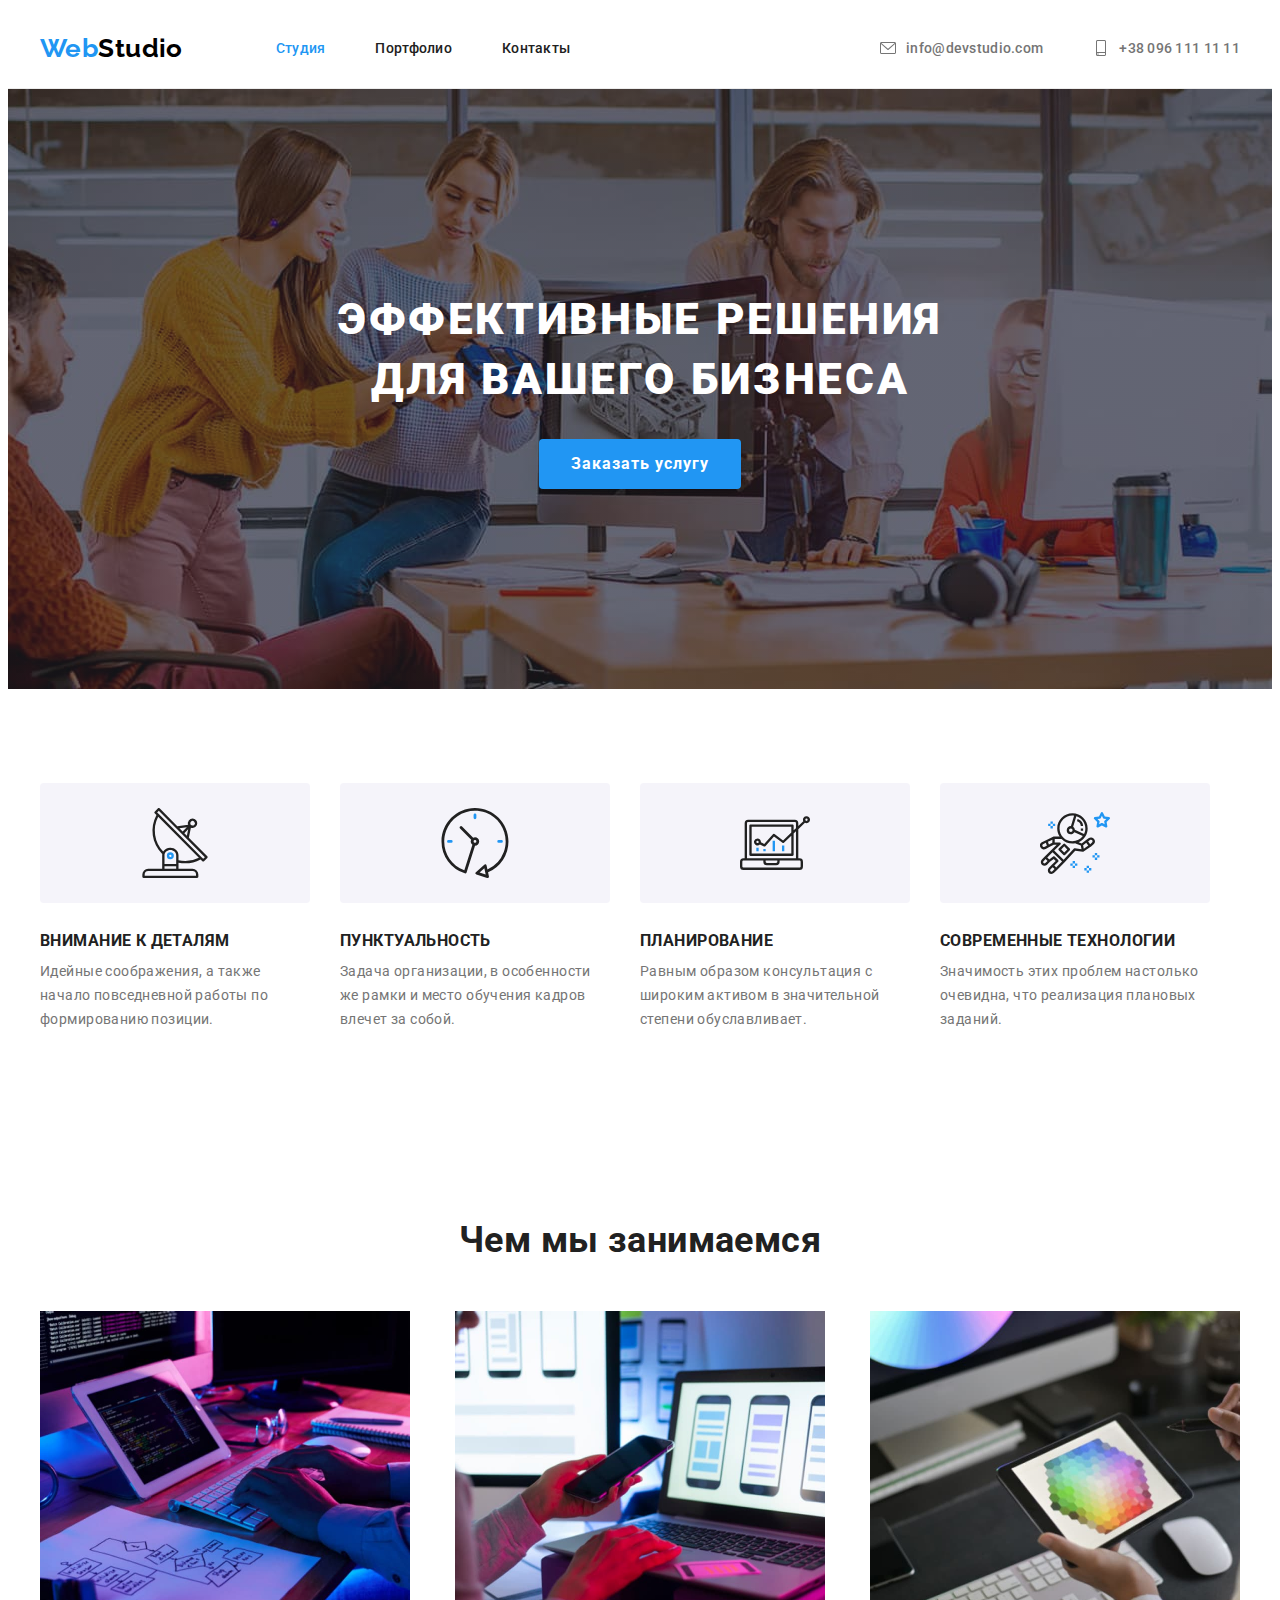
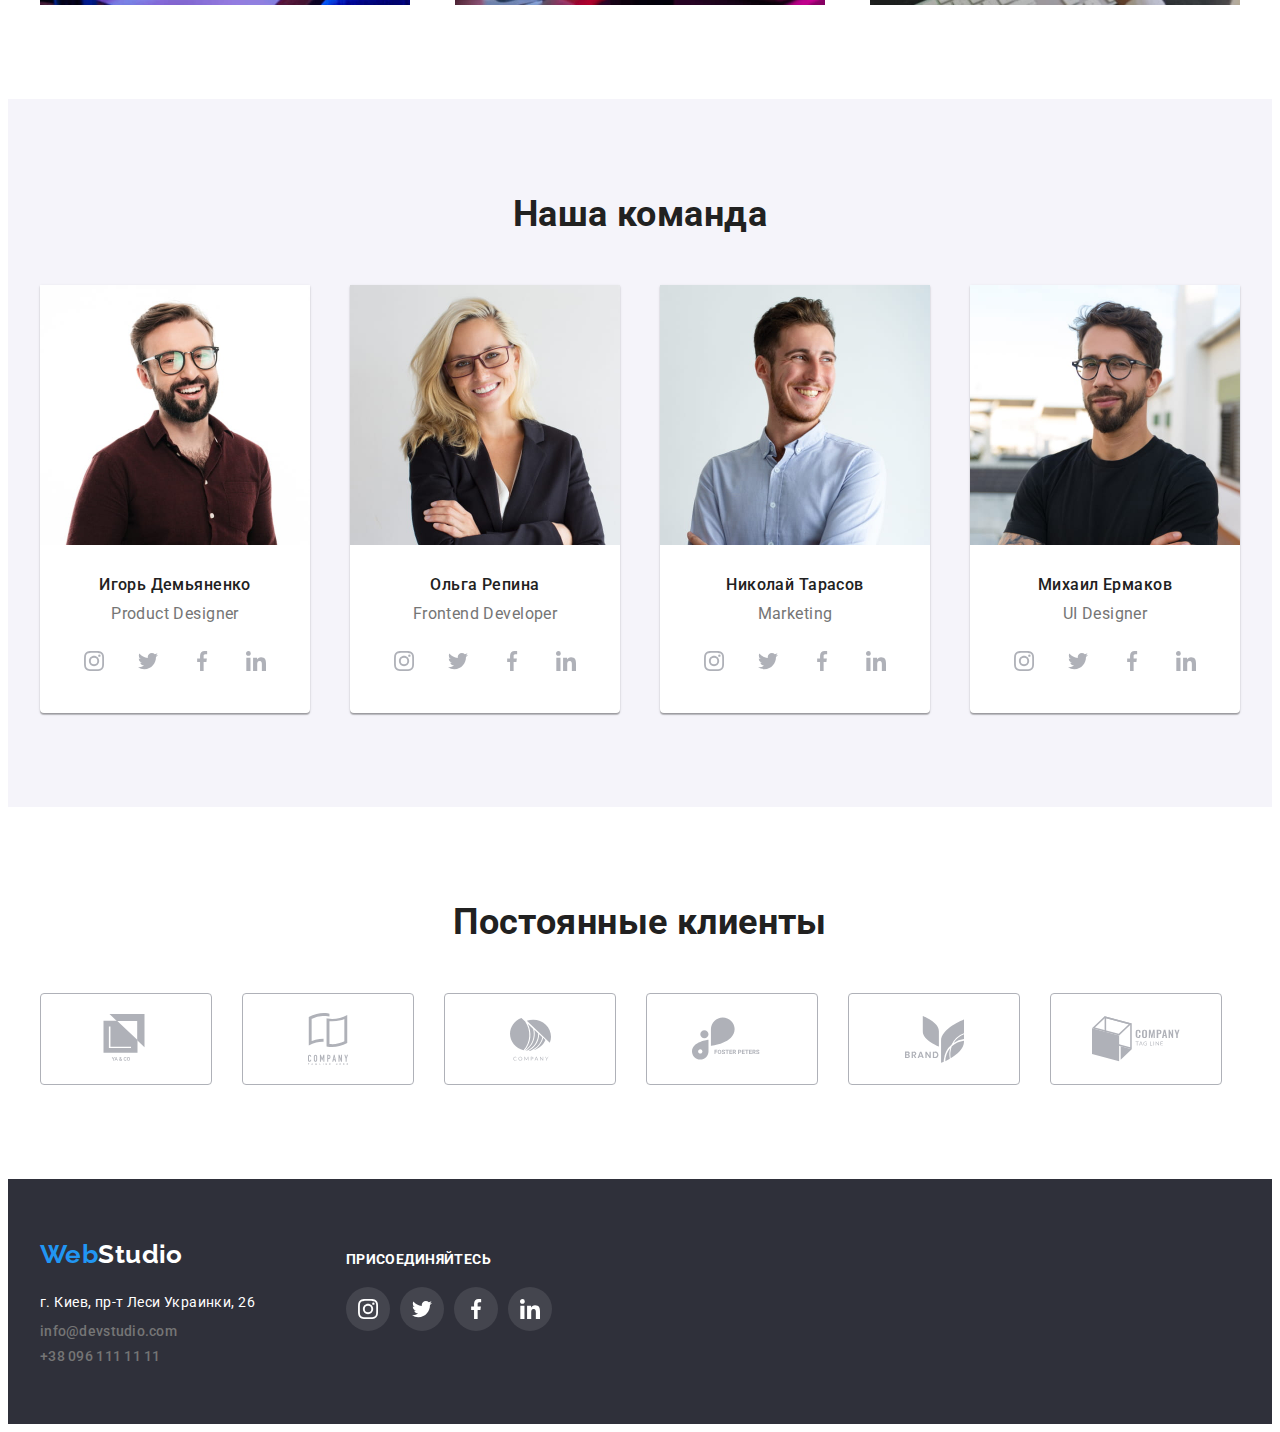
<file: index.html>
<!DOCTYPE html>
<html lang="ru">
    <head>
        <meta charset="UTF-8">
        <meta name="viewport" content="width=device-width, initial-scale=1.0">
        <title>WebStudio | Главная</title>
        <link rel="stylesheet" href="https://cdnjs.cloudflare.com/ajax/libs/modern-normalize/1.0.0/modern-normalize.min.css"
            integrity="sha512-ISS7cAi1PEhQ8jnbJpJZMd29NlhNj4AWYyLOSp2CE/CsHxTCu+r+t0D2yoJudVrd0/8fTVPUVDzY5Tvli75u/g=="
            crossorigin="anonymous" />
        <link rel="preconnect" href="https://fonts.gstatic.com">
        <link
            href="https://fonts.googleapis.com/css2?family=Raleway:wght@700&family=Roboto:wght@300;400;500;700;900&display=swap"
            rel="stylesheet">
        <link rel="stylesheet" href="./css/style.css">
    </head>

    <body>

        <!-- Header block -->
        <header>
            <div class="header container">
                <nav class="nav">
                    <a class="logo" href="./index.html">
                        Web<span class="color-black">Studio</span>
                    </a>
                    <ul class="nav-list">
                        <li class="nav-item"><a class="nav-link nav-link__current" href="./index.html">Студия</a></li>
                        <li class="nav-item"><a class="nav-link" href="./portfolio.html">Портфолио</a></li>
                        <li class="nav-item"><a class="nav-link" href="">Контакты</a></li>
                    </ul>
                </nav>
                <ul class="header-contacts__list">
                    <li class="contacts-item"><a class="contacts-link" href="mailto:info@devstudio.com">
                        <svg class="header-contacts__icon" height="16" width="16">
                            <use href="./icons/icons.svg#icon-header-email"></use>
                        </svg>
                        info@devstudio.com</a></li>
                    <li class="contacts-item"><a class="contacts-link" href="tel:+380961111111">
                        <svg class="header-contacts__icon" height="16" width="16">
                            <use href="./icons/icons.svg#icon-header-phone"></use>
                        </svg>
                        +38 096 111 11 11</a></li>
                </ul>
            </div>
        </header>

        <!-- Main content -->
        <main>
            <section class="hero">
                <div class="hero-section__container">
                    <h1 class="hero-section__heading">Эффективные решения для вашего бизнеса</h1>
                    <a class="hero-btn" href="">Заказать услугу</a>
                </div>
            </section>
            
            <section class="section">
                <div class="container">
                    <h2 class="visually-hidden">Наши преимущества</h2>
                    <ul class="pros-list">
                        <li class="pros-item icon-satellite">
                            <h3 class="pros-item__heading">Внимание к деталям</h3>
                            <p class="pros-item__description">Идейные соображения, а также начало повседневной работы по формированию позиции.</p>
                        </li>
                        <li class="pros-item icon-clocks">
                            <h3 class="pros-item__heading">Пунктуальность</h3>
                            <p class="pros-item__description">Задача организации, в особенности же рамки и место обучения кадров влечет за собой.</p>
                        </li>
                        <li class="pros-item icon-laptop">
                            <h3 class="pros-item__heading">Планирование</h3>
                            <p class="pros-item__description">Равным образом консультация с широким активом в значительной степени обуславливает.</p>
                        </li>
                        <li class="pros-item icon-astronaut">
                            <h3 class="pros-item__heading">Современные технологии</h3>
                            <p class="pros-item__description">Значимость этих проблем настолько очевидна, что реализация плановых заданий.</p>
                        </li>
                    </ul>
                </div>
            </section>
            
            <section class="occupation-section section">
                <div class="container">
                    <h2 class="occupation-section__heading">Чем мы занимаемся</h2>
                    <ul class="occupation-list">
                        <li class="occupation-item"><img src="./img/main_1.jpg" alt="Работа за ноутбуком" width="370" height="294"></li>
                        <li class="occupation-item"><img src="./img/main_2.jpg" alt="Листание инстика во время работы за ноутбуком" width="370" height="294">
                        </li>
                        <li class="occupation-item"><img src="./img/main_3.jpg" alt="Разглядывание цветовой палитры на планшене" width="370" height="294"></li>
                    </ul>
                </div>
            </section>
            
            <section class="team-section section">
                <div class="container">
                    <h2 class="team-section__heading">Наша команда</h2>
                    <ul class="team-list">
                        <li class="team-item">
                            <img class="team-item__thumbnail" src="./img/team_1.jpg" alt="Игорь Демьяненко" width="270" height="260">
                            <div class="team-item__info-block">
                                <h3 class="team-item__heading">Игорь Демьяненко</h3>
                                <p class="team-item__description">Product Designer</p>
                                <ul class="socials-list">
                                    <li class="socials-list__item">
                                        <a class="socials-list__item-link" href="#">
                                            <svg class="socials-list__icon" height="20" width="20">
                                                <use href="./icons/icons.svg#icon-social-instagram"></use>
                                            </svg>
                                        </a>
                                    </li>
                                    <li class="socials-list__item">
                                        <a class="socials-list__item-link" href="#">
                                            <svg class="socials-list__icon" height="20" width="20">
                                                <use href="./icons/icons.svg#icon-social-twitter"></use>
                                            </svg>
                                        </a>
                                    </li>
                                    <li class="socials-list__item">
                                        <a class="socials-list__item-link" href="#">
                                            <svg class="socials-list__icon" height="20" width="20">
                                                <use href="./icons/icons.svg#icon-social-facebook"></use>
                                            </svg>
                                        </a>
                                    </li>
                                    <li class="socials-list__item">
                                        <a class="socials-list__item-link" href="#">
                                            <svg class="socials-list__icon" height="20" width="20">
                                                <use href="./icons/icons.svg#icon-social-linkedin"></use>
                                            </svg>
                                        </a>
                                    </li>
                                </ul>
                            </div>
                        </li>
                        <li class="team-item">
                            <img class="team-item__thumbnail" src="./img/team_2.jpg" alt="Ольга Репина" width="270" height="260">
                            <div class="team-item__info-block">
                                <h3 class="team-item__heading">Ольга Репина</h3>
                                <p class="team-item__description">Frontend Developer</p>
                                <ul class="socials-list">
                                    <li class="socials-list__item">
                                        <a class="socials-list__item-link" href="#">
                                            <svg class="socials-list__icon" height="20" width="20">
                                                <use href="./icons/icons.svg#icon-social-instagram"></use>
                                            </svg>
                                        </a>
                                    </li>
                                    <li class="socials-list__item">
                                        <a class="socials-list__item-link" href="#">
                                            <svg class="socials-list__icon" height="20" width="20">
                                                <use href="./icons/icons.svg#icon-social-twitter"></use>
                                            </svg>
                                        </a>
                                    </li>
                                    <li class="socials-list__item">
                                        <a class="socials-list__item-link" href="#">
                                            <svg class="socials-list__icon" height="20" width="20">
                                                <use href="./icons/icons.svg#icon-social-facebook"></use>
                                            </svg>
                                        </a>
                                    </li>
                                    <li class="socials-list__item">
                                        <a class="socials-list__item-link" href="#">
                                            <svg class="socials-list__icon" height="20" width="20">
                                                <use href="./icons/icons.svg#icon-social-linkedin"></use>
                                            </svg>
                                        </a>
                                    </li>
                                </ul>
                            </div>
                        </li>
                        <li class="team-item">
                            <img class="team-item__thumbnail" src="./img/team_3.jpg" alt="Николай Тарасов" width="270" height="260">
                            <div class="team-item__info-block">
                                <h3 class="team-item__heading">Николай Тарасов</h3>
                                <p class="team-item__description">Marketing</p>
                                <ul class="socials-list">
                                    <li class="socials-list__item">
                                        <a class="socials-list__item-link" href="#">
                                            <svg class="socials-list__icon" height="20" width="20">
                                                <use href="./icons/icons.svg#icon-social-instagram"></use>
                                            </svg>
                                        </a>
                                    </li>
                                    <li class="socials-list__item">
                                        <a class="socials-list__item-link" href="#">
                                            <svg class="socials-list__icon" height="20" width="20">
                                                <use href="./icons/icons.svg#icon-social-twitter"></use>
                                            </svg>
                                        </a>
                                    </li>
                                    <li class="socials-list__item">
                                        <a class="socials-list__item-link" href="#">
                                            <svg class="socials-list__icon" height="20" width="20">
                                                <use href="./icons/icons.svg#icon-social-facebook"></use>
                                            </svg>
                                        </a>
                                    </li>
                                    <li class="socials-list__item">
                                        <a class="socials-list__item-link" href="#">
                                            <svg class="socials-list__icon" height="20" width="20">
                                                <use href="./icons/icons.svg#icon-social-linkedin"></use>
                                            </svg>
                                        </a>
                                    </li>
                                </ul>
                            </div>
                        </li>
                        <li class="team-item">
                            <img class="team-item__thumbnail" src="./img/team_4.jpg" alt="Михаил Ермаков" width="270" height="260">
                            <div class="team-item__info-block">
                                <h3 class="team-item__heading">Михаил Ермаков</h3>
                                <p class="team-item__description">UI Designer</p>
                                <ul class="socials-list">
                                    <li class="socials-list__item">
                                        <a class="socials-list__item-link" href="#">
                                            <svg class="socials-list__icon" height="20" width="20">
                                                <use href="./icons/icons.svg#icon-social-instagram"></use>
                                            </svg>
                                        </a>
                                    </li>
                                    <li class="socials-list__item">
                                        <a class="socials-list__item-link" href="#">
                                            <svg class="socials-list__icon" height="20" width="20">
                                                <use href="./icons/icons.svg#icon-social-twitter"></use>
                                            </svg>
                                        </a>
                                    </li>
                                    <li class="socials-list__item">
                                        <a class="socials-list__item-link" href="#">
                                            <svg class="socials-list__icon" height="20" width="20">
                                                <use href="./icons/icons.svg#icon-social-facebook"></use>
                                            </svg>
                                        </a>
                                    </li>
                                    <li class="socials-list__item">
                                        <a class="socials-list__item-link" href="#">
                                            <svg class="socials-list__icon" height="20" width="20">
                                                <use href="./icons/icons.svg#icon-social-linkedin"></use>
                                            </svg>
                                        </a>
                                    </li>
                                </ul>
                            </div>
                        </li>
                    </ul>
                </div>
            </section>
            <section class="section">
                <div class="container">
                    <h2 class="clients-section__heading">Постоянные клиенты</h2>
                    <ul class="clients-list">
                        <li class="clients-item">
                            <a href="#" class="clients-item__link">
                                <svg class="clients-item__icon clients-item__icon-company1" height="50" width="50">
                                    <use href="./icons/icons.svg#icon-company-1"></use>
                                </svg>
                            </a>
                        </li>
                        <li class="clients-item">
                            <a href="#" class="clients-item__link">
                                <svg class="clients-item__icon clients-item__icon-company2" height="52" width="52">
                                    <use href="./icons/icons.svg#icon-company-2"></use>
                                </svg>
                            </a>
                        </li>
                        <li class="clients-item">
                            <a href="#" class="clients-item__link">
                                <svg class="clients-item__icon clients-item__icon-company3" height="43" width="43">
                                    <use href="./icons/icons.svg#icon-company-3"></use>
                                </svg>
                            </a>
                        </li>
                        <li class="clients-item">
                            <a href="#" class="clients-item__link">
                                <svg class="clients-item__icon clients-item__icon-company4" height="80" width="80">
                                    <use href="./icons/icons.svg#icon-company-4"></use>
                                </svg>
                            </a>
                        </li>
                        <li class="clients-item">
                            <a href="#" class="clients-item__link">
                                <svg class="clients-item__icon clients-item__icon-company5" height="59" width="59">
                                    <use href="./icons/icons.svg#icon-company-5"></use>
                                </svg>
                            </a>
                        </li>
                        <li class="clients-item">
                            <a href="#" class="clients-item__link">
                                <svg class="clients-item__icon clients-item__icon-company6" height="88" width="88">
                                    <use href="./icons/icons.svg#icon-company-6"></use>
                                </svg>
                            </a>
                        </li>
                    </ul>
                </div>
            </section>
        </main>

        <!-- Footer block -->
        <footer class="footer">
            <div class="container display-flex">
                <div class="footer-contacts__block">
                    <a class="logo" href="./index.html" title="logo">
                        Web<span class="color-white">Studio</span>
                    </a>
                    <address>г. Киев, пр-т Леси Украинки, 26</address>
                    <ul class="footer-contacts__list">
                        <li class="contacts-item"><a class="contacts-link" href="mailto:info@devstudio.com">info@devstudio.com</a></li>
                        <li class="contacts-item"><a class="contacts-link" href="tel:+380961111111">+38 096 111 11 11</a></li>
                    </ul>
                </div>
                <div class="footer-socials__block">
                   <p class="footer-socials__text">присоединяйтесь</p>
                    <ul class="socials-list">
                        <li class="socials-list__item">
                            <a class="socials-list__item-link socials-list__item-link--footer" href="#">
                                <svg class="social-list__icon" height="20" width="20">
                                    <use href="./icons/icons.svg#icon-social-instagram"></use>
                                </svg>
                            </a>
                        </li>
                        <li class="socials-list__item">
                            <a class="socials-list__item-link socials-list__item-link--footer" href="#">
                                <svg class="social-list__icon" height="20" width="20">
                                    <use href="./icons/icons.svg#icon-social-twitter"></use>
                                </svg>
                            </a>
                        </li>
                        <li class="socials-list__item">
                            <a class="socials-list__item-link socials-list__item-link--footer" href="#">
                                <svg class="social-list__icon" height="20" width="20">
                                    <use href="./icons/icons.svg#icon-social-facebook"></use>
                                </svg>
                            </a>
                        </li>
                        <li class="socials-list__item">
                            <a class="socials-list__item-link socials-list__item-link--footer" href="#">
                                <svg class="social-list__icon" height="20" width="20">
                                    <use href="./icons/icons.svg#icon-social-linkedin"></use>
                                </svg>
                            </a>
                        </li>
                    </ul>
                </div>
            </div>
        </footer>
    </body>
</html>
</file>
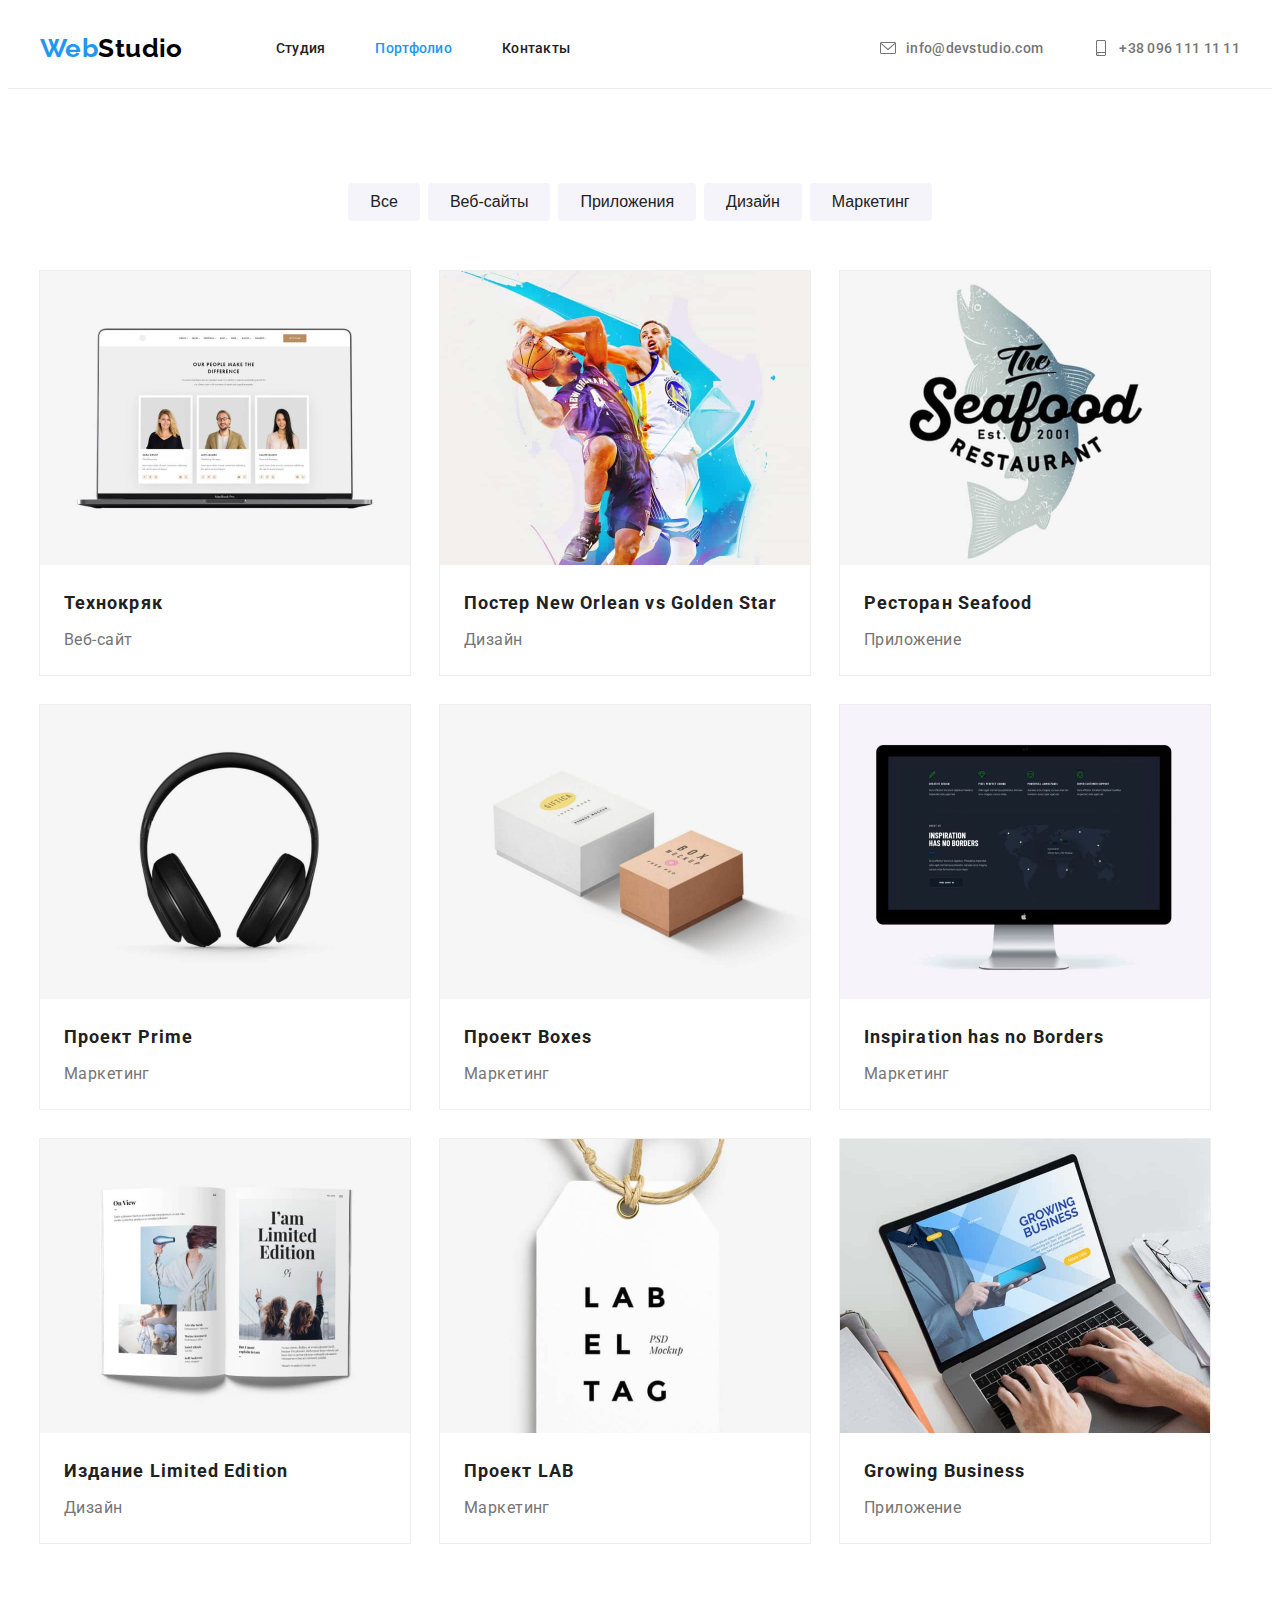
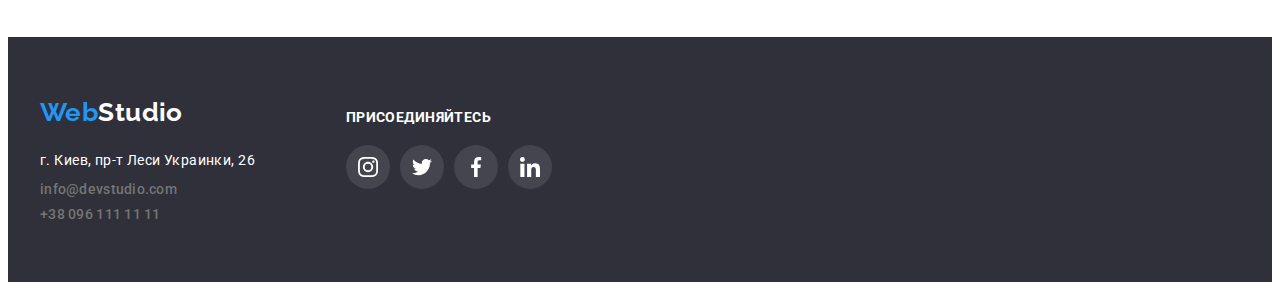
<file: portfolio.html>
<!DOCTYPE html>
<html lang="ru">
    <head>
        <meta charset="UTF-8">
        <meta name="viewport" content="width=device-width, initial-scale=1.0">
        <title>WebStudio | Портфолио</title>
        <link rel="stylesheet" href="https://cdnjs.cloudflare.com/ajax/libs/modern-normalize/1.0.0/modern-normalize.min.css"
            integrity="sha512-ISS7cAi1PEhQ8jnbJpJZMd29NlhNj4AWYyLOSp2CE/CsHxTCu+r+t0D2yoJudVrd0/8fTVPUVDzY5Tvli75u/g=="
            crossorigin="anonymous" />
        <link rel="preconnect" href="https://fonts.gstatic.com">
        <link
            href="https://fonts.googleapis.com/css2?family=Raleway:wght@700&family=Roboto:wght@300;400;500;700;900&display=swap"
            rel="stylesheet">
        <link rel="stylesheet" href="./css/style.css">
    </head>
    
    <body>
    
        <!-- Header block -->
        <header>
            <div class="header container">
                <nav class="nav">
                    <a class="logo" href="./index.html">
                        Web<span class="color-black">Studio</span>
                    </a>
                    <ul class="nav-list">
                        <li class="nav-item"><a class="nav-link" href="./index.html">Студия</a></li>
                        <li class="nav-item"><a class="nav-link nav-link__current" href="./portfolio.html">Портфолио</a></li>
                        <li class="nav-item"><a class="nav-link" href="">Контакты</a></li>
                    </ul>
                </nav>
                <ul class="header-contacts__list">
                    <li class="contacts-item"><a class="contacts-link" href="mailto:info@devstudio.com">
                            <svg class="header-contacts__icon">
                                <use href="./icons/icons.svg#icon-header-email"></use>
                            </svg>
                            info@devstudio.com</a></li>
                    <li class="contacts-item"><a class="contacts-link" href="tel:+380961111111">
                            <svg class="header-contacts__icon">
                                <use href="./icons/icons.svg#icon-header-phone"></use>
                            </svg>
                            +38 096 111 11 11</a></li>
                </ul>
            </div>
        </header>

        <!-- Main content -->
        <main>
            <section class="section container">
                <h2 class="visually-hidden">Портфолио</h2>
                    <ul class="filters-list">
                        <li class="filter-item"><button type="button" class="filter-btn">Все</button></li>
                        <li class="filter-item"><button type="button" class="filter-btn">Веб-сайты</button></li>
                        <li class="filter-item"><button type="button" class="filter-btn">Приложения</button></li>
                        <li class="filter-item"><button type="button" class="filter-btn">Дизайн</button></li>
                        <li class="filter-item"><button type="button" class="filter-btn">Маркетинг</button></li>
                    </ul>
                <ul class="portfolio-list">
                    <li class="portfolio-item">
                        <a class="portfolio-item__link" href="#">
                            <img src="./img/portfolio/img1.jpg" alt="Технокряк" width="370" height="294">
                            <div class="portfolio-item__info-block">
                                <h3 class="portfolio-item__heading">Технокряк</h3>
                                <p class="portfolio-item__description">Веб-сайт</p>
                            </div>
                        </a>
                    </li>
                    <li class="portfolio-item">
                        <a class="portfolio-item__link" href="#">
                            <img src="./img/portfolio/img2.jpg" alt="Постер Новый Орлеан против Золотой Звезды" width="370" height="294">
                            <div class="portfolio-item__info-block">
                                <h3 class="portfolio-item__heading">Постер New Orlean vs Golden Star</h3>
                                <p class="portfolio-item__description">Дизайн</p>
                            </div>
                        </a>
                    </li>
                    <li class="portfolio-item">
                        <a class="portfolio-item__link" href="#">
                            <img src="./img/portfolio/img3.jpg" alt="Ресторан Сифуд" width="370" height="294">
                            <div class="portfolio-item__info-block">
                                <h3 class="portfolio-item__heading">Ресторан Seafood</h3>
                                <p class="portfolio-item__description">Приложение</p>
                            </div>
                        </a>
                    </li>
                    <li class="portfolio-item">
                        <a class="portfolio-item__link" href="#">
                            <img src="./img/portfolio/img4.jpg" alt="Проект Прайм" width="370" height="294">
                            <div class="portfolio-item__info-block">
                                <h3 class="portfolio-item__heading">Проект Prime</h3>
                                <p class="portfolio-item__description">Маркетинг</p>
                            </div>
                        </a>
                    </li>
                    <li class="portfolio-item">
                        <a class="portfolio-item__link" href="#">
                            <img src="./img/portfolio/img5.jpg" alt="Проект Боксез" width="370" height="294">
                            <div class="portfolio-item__info-block">
                                <h3 class="portfolio-item__heading">Проект Boxes</h3>
                                <p class="portfolio-item__description">Маркетинг</p>
                            </div>
                        </a>
                    </li>
                    <li class="portfolio-item">
                        <a class="portfolio-item__link" href="#">
                            <img src="./img/portfolio/img6.jpg" alt="Вдохновение не имеет границ" width="370" height="294">
                            <div class="portfolio-item__info-block">
                                <h3 class="portfolio-item__heading">Inspiration has no Borders</h3>
                                <p class="portfolio-item__description">Маркетинг</p>
                            </div>
                        </a>
                    </li>
                    <li class="portfolio-item">
                        <a class="portfolio-item__link" href="#">
                            <img src="./img/portfolio/img7.jpg" alt="Издание Лимитед Эдишен" width="370" height="294">
                            <div class="portfolio-item__info-block">
                                <h3 class="portfolio-item__heading">Издание Limited Edition</h3>
                                <p class="portfolio-item__description">Дизайн</p>
                            </div>
                        </a>
                    </li>
                    <li class="portfolio-item">
                        <a class="portfolio-item__link" href="#">
                            <img src="./img/portfolio/img8.jpg" alt="Проект ЛАБ" width="370" height="294">
                            <div class="portfolio-item__info-block">
                                <h3 class="portfolio-item__heading">Проект LAB</h3>
                                <p class="portfolio-item__description">Маркетинг</p>
                            </div>
                        </a>
                    </li>
                    <li class="portfolio-item">
                        <a class="portfolio-item__link" href="#">
                            <img src="./img/portfolio/img9.jpg" alt="Рост Бизнеса" height="294">
                            <div class="portfolio-item__info-block">
                                <h3 class="portfolio-item__heading">Growing Business</h3>
                                <p class="portfolio-item__description">Приложение</p>
                            </div>
                        </a>
                    </li>
                </ul>
            </section>
        </main>

    <!-- Footer block -->
    <footer class="footer">
        <div class="container display-flex">
            <div class="footer-contacts__block">
                <a class="logo" href="./index.html" title="logo">
                    Web<span class="color-white">Studio</span>
                </a>
                <address>г. Киев, пр-т Леси Украинки, 26</address>
                <ul class="footer-contacts__list">
                    <li class="contacts-item"><a class="contacts-link"
                            href="mailto:info@devstudio.com">info@devstudio.com</a></li>
                    <li class="contacts-item"><a class="contacts-link" href="tel:+380961111111">+38 096 111 11 11</a></li>
                </ul>
            </div>
            <div class="footer-socials__block">
                <p class="footer-socials__text">присоединяйтесь</p>
                <ul class="socials-list">
                    <li class="socials-list__item">
                        <a class="socials-list__item-link socials-list__item-link--footer" href="#">
                            <svg class="social-list__icon" height="20" width="20">
                                <use href="./icons/icons.svg#icon-social-instagram"></use>
                            </svg>
                        </a>
                    </li>
                    <li class="socials-list__item">
                        <a class="socials-list__item-link socials-list__item-link--footer" href="#">
                            <svg class="social-list__icon" height="20" width="20">
                                <use href="./icons/icons.svg#icon-social-twitter"></use>
                            </svg>
                        </a>
                    </li>
                    <li class="socials-list__item">
                        <a class="socials-list__item-link socials-list__item-link--footer" href="#">
                            <svg class="social-list__icon" height="20" width="20">
                                <use href="./icons/icons.svg#icon-social-facebook"></use>
                            </svg>
                        </a>
                    </li>
                    <li class="socials-list__item">
                        <a class="socials-list__item-link socials-list__item-link--footer" href="#">
                            <svg class="social-list__icon" height="20" width="20">
                                <use href="./icons/icons.svg#icon-social-linkedin"></use>
                            </svg>
                        </a>
                    </li>
                </ul>
            </div>
        </div>
    </footer>
    </body>
</html>
</file>
<file: css/style.css>
/* VARIABLES */

:root {
	--brandblue: #2196f3;
	--brandblue__active: #41aaff;
	--darktext: #212121;
	--lighttext: #757575;
	--bgdark: #2f303a;
	--bglight: #f5f4fa;
	--white: #fff;
	--black: #000;
	--btn-shadow: 0px 4px 4px rgba(0, 0, 0, 0.15);
}

.color-black {
	color: var(--black);
}

.color-white {
	color: var(--white);
}

/* COMMON STYLES */

body {
	font-family: "Roboto", sans-serif;
	font-style: normal;
	font-weight: 400;
	font-size: 14px;
	letter-spacing: 0.03em;
	color: var(--darktext);
}

img,
svg {
	display: block;
	max-width: 100%;
	height: auto;
}

address {
	font-style: normal;
	font-weight: 400;
	line-height: 24px;
	color: var(--white);
}

ul {
	list-style: none;
	margin: 0;
	padding: 0;
}

a {
	text-decoration: none;
}

.container {
	width: 1200px;
	padding: 0 15px;
	margin: 0 auto;
}

.logo {
	font-family: Raleway;
	font-weight: 700;
	font-size: 26px;
	line-height: 31px;
	margin-right: 93px;
	color: var(--brandblue);
}

.header,
.nav,
.nav-list,
.header-contacts__list {
	display: flex;
	align-items: center;
}

header {
	border-bottom: 1px solid #ececec;
}

.nav-item,
.contacts-item {
	font-weight: 500;
	line-height: 16px;
	letter-spacing: 0.02em;
}

.nav-list > .nav-item:not(:last-child),
.header-contacts__list > .contacts-item:not(:last-child) {
	margin-right: 50px;
}

.header-contacts__list {
	margin-left: auto;
}

.nav-link,
.contacts-link {
	display: flex;
	align-items: center;
	padding-top: 32px;
	padding-bottom: 32px;
}

.nav-link {
	color: var(--darktext);
}

.nav-link__current {
	color: var(--brandblue);
}

.contacts-link {
	color: var(--lighttext);
}

.header-contacts__icon {
	height: 16px;
	width: 16px;
	margin-right: 10px;
}

.nav-link:hover,
.nav-link:focus,
.contacts-link:hover,
.contacts-link:focus,
.header-contacts__icon:hover,
.header-contacts__icon:focus {
	color: var(--brandblue);
}

.hero {
	display: flex;
	justify-content: center;
	align-items: center;
	padding-top: 200px;
	padding-bottom: 200px;
	background-image: linear-gradient(
			to right,
			rgba(47, 48, 58, 0.4),
			rgba(47, 48, 58, 0.4)
		),
		url("./../img/hero-background.jpg");
	background-position: center;
	background-repeat: no-repeat;
	background-size: cover;
	background-color: var(--bgdark);
}

.section {
	padding-top: 94px;
	padding-bottom: 94px;
}

.hero-section__container {
	width: 696px;
	text-align: center;
}

.hero-section__heading {
	margin: 0 auto 30px;
	font-weight: 900;
	font-size: 44px;
	line-height: 60px;
	letter-spacing: 0.06em;
	text-transform: uppercase;
	color: var(--white);
}

.hero-btn {
	display: inline-block;
	padding: 10px 32px;
	background: var(--brandblue);
	box-shadow: var(--btn-shadow);
	border-radius: 4px;
	font-weight: 700;
	font-size: 16px;
	line-height: 30px;
	letter-spacing: 0.06em;
	color: var(--white);
}

.pros-list {
	display: flex;
	flex-wrap: wrap;
}

.pros-item {
	width: calc((1170px - 90px) / 4);
}

.pros-item:not(:nth-child(4n)) {
	margin-right: 30px;
}

.pros-item__heading,
.footer-socials__text {
	margin-top: 0;
	font-weight: 700;
	line-height: 16px;
	text-transform: uppercase;
}

.pros-item__heading {
	margin-bottom: 10px;
	color: var(--darktext);
}

.pros-item__description {
	margin-top: 0;
	margin-bottom: 0;
	line-height: 24px;
	color: var(--lighttext);
}

.pros-item::before {
	content: "";
	display: block;
	width: 100%;
	height: 120px;
	background: var(--bglight);
	border-radius: 4px;
	margin-bottom: 30px;
	background-position: center;
	background-repeat: no-repeat;
	background-size: 70px;
}

.icon-satellite::before {
	background-image: url(./../icons/icons-bg-min.svg#satellite);
}

.icon-clocks::before {
	background-image: url(./../icons/icons-bg-min.svg#clock);
}

.icon-laptop::before {
	background-image: url(./../icons/icons-bg-min.svg#laptop);
}

.icon-astronaut::before {
	background-image: url(./../icons/icons-bg-min.svg#astronaut);
}

.pros-section__heading,
.occupation-section__heading,
.team-section__heading,
.portfolio-section__heading,
.clients-section__heading {
	margin-top: 0;
	margin-bottom: 50px;
	font-weight: 700;
	font-size: 36px;
	line-height: 42px;
	text-align: center;
	color: var(--darktext);
}

.occupation-list {
	display: flex;
	justify-content: space-between;
}

.occupation-item {
	width: 370px;
}

.bgcolor-light {
	background-color: var(--bglight);
}

.team-list {
	display: flex;
	justify-content: space-between;
}

.team-item {
	width: 270px;
	background: #ffffff;
	box-shadow: 0px 1px 3px rgba(0, 0, 0, 0.12), 0px 1px 1px rgba(0, 0, 0, 0.14),
		0px 2px 1px rgba(0, 0, 0, 0.2);
	border-radius: 0px 0px 4px 4px;
}

.team-item__info-block {
	padding-top: 30px;
	padding-bottom: 30px;
}

.team-section {
	background-color: var(--bglight);
}

.team-item__heading,
.team-item__description {
	font-size: 16px;
	line-height: 19px;
	text-align: center;
}

.team-item__heading {
	font-weight: 500;
	margin-top: 0;
	margin-bottom: 10px;
}

.team-item__description {
	color: var(--lighttext);
	margin-top: 0;
	margin-bottom: 16px;
}

.socials-list {
	display: flex;
	justify-content: center;
}

.socials-list__item:not(:last-child) {
	margin-right: 10px;
}

.socials-list__item-link,
.clients-item__link {
	display: flex;
	justify-content: center;
	align-items: center;
	color: #afb1b8;
}

.socials-list__item-link {
	width: 44px;
	height: 44px;
	border-radius: 50%;
}

.socials-list__item-link:hover,
.socials-list__item-link:focus {
	color: #ffffff;
	background-color: var(--brandblue);
}

.socials-list__icon {
	width: 20px;
}

.clients-list {
	display: flex;
}

.clients-item {
	display: flex;
	justify-content: center;
	align-items: center;
	width: 170px;
	height: 90px;
	border: 1px solid #afb1b8;
	border-radius: 4px;
}

.clients-item:hover,
.clients-item:focus {
	border-color: var(--brandblue);
}

.clients-item:not(:last-child) {
	margin-right: 30px;
}

.clients-item__link {
	display: flex;
	width: 100%;
	height: 100%;
}

.clients-item__link:hover,
.clients-item__link:focus {
	color: var(--brandblue);
}

.clients-item__icon-company1 {
	height: 50px;
	width: 50px;
}

.clients-item__icon-company2 {
	height: 52px;
	width: 52px;
}

.clients-item__icon-company3 {
	height: 43px;
	width: 43px;
}

.clients-item__icon-company4 {
	height: 80px;
	width: 80px;
}

.clients-item__icon-company5 {
	height: 59px;
	width: 59px;
}

.clients-item__icon-company6 {
	height: 88px;
	width: 88px;
}

.footer {
	padding-top: 60px;
	padding-bottom: 60px;
	background-color: var(--bgdark);
}

.footer-contacts__block,
.footer-socials__block {
	display: flex;
	flex-direction: column;
}

.footer-contacts__block {
	margin-right: 70px;
}

.footer .logo {
	display: inline-block;
	margin-bottom: 20px;
}

.footer address,
.footer-contacts__list .contacts-item:not(:last-child) {
	margin-bottom: 9px;
}

.footer-contacts__list .contacts-link {
	padding-top: 0;
	padding-bottom: 0;
}

.footer-socials__block {
	margin-top: 12px;
}

.footer-socials__text {
	color: var(--white);
	margin-bottom: 20px;
}

.socials-list__item-link--footer {
	color: var(--white);
	background-color: rgba(255, 255, 255, 0.1);
}

.filters-list {
	display: flex;
	justify-content: center;
	margin-bottom: 50px;
}

.filter-item:not(:last-child) {
	margin-right: 8px;
}

.filter-btn {
	display: inline-block;
	font-weight: 500;
	font-size: 16px;
	line-height: 26px;
	padding: 6px 22px;
	color: var(--darktext);
	background-color: var(--bglight);
	border-style: none;
	border-radius: 4px;
}

.filter-btn:hover,
.filter-btn:focus {
	background-color: var(--brandblue);
	color: var(--white);
	box-shadow: var(--btn-shadow);
}

.portfolio-list {
	display: flex;
	flex-wrap: wrap;
}

.portfolio-item {
	width: 370px;
	background: #ffffff;
	outline: 1px solid #eeeeee;
	margin-bottom: 30px;
}

.portfolio-item__link:hover,
.portfolio-item__link:focus {
	box-shadow: 0px 1px 1px rgba(0, 0, 0, 0.12), 0px 4px 4px rgba(0, 0, 0, 0.06),
		1px 4px 6px rgba(0, 0, 0, 0.16);
}

.portfolio-item img {
	display: block;
}

.portfolio-item a {
	display: block;
}

.portfolio-item:not(:nth-child(3n)) {
	margin-right: 30px;
}

.portfolio-item:nth-last-child(-n + 3) {
	margin-bottom: 0;
}

.portfolio-item__info-block {
	padding: 20px 24px;
}

.portfolio-item__heading,
.portfolio-item__description {
	margin-top: 0;
	margin-bottom: 0;
}

.portfolio-item__heading {
	font-weight: 700;
	font-size: 18px;
	line-height: 36px;
	letter-spacing: 0.06em;
	color: var(--darktext);
	margin-bottom: 4px;
}

.portfolio-item__description {
	font-size: 16px;
	line-height: 30px;
	color: var(--lighttext);
}

/* UTILITES */

.visually-hidden {
	position: absolute;
	clip: rect(0 0 0 0);
	width: 1px;
	height: 1px;
	margin: -1px;
}

.display-flex {
	display: flex;
}
</file>
